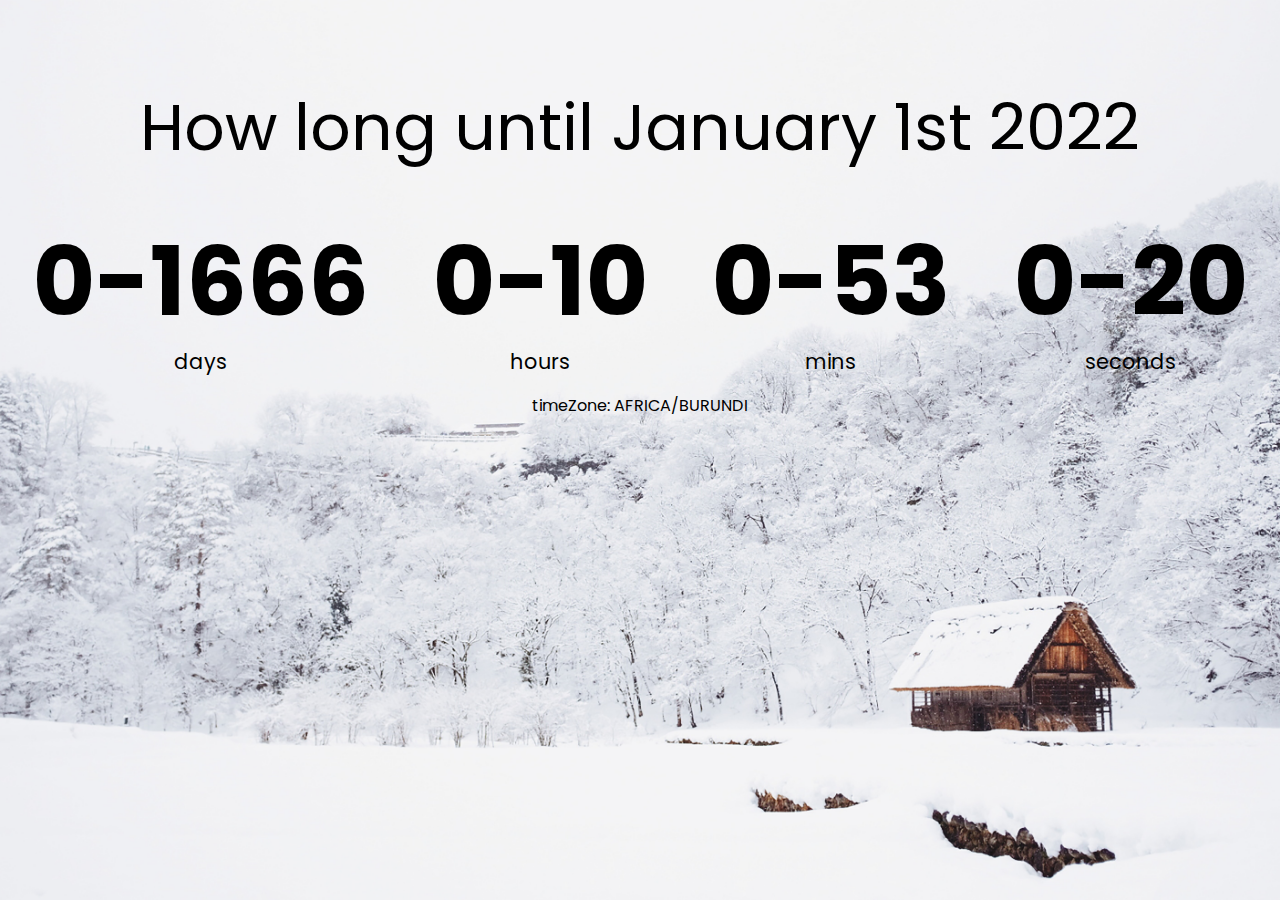
<file: countdown-timer/index.html>
<!DOCTYPE html>
<html lang="en">
  <head>
    <meta charset="UTF-8">
    <meta http-equiv="X-UA-Compatible" content="IE=edge">
    <meta name="viewport" content="width=device-width, initial-scale=1.0">
    <link rel="stylesheet" href="./style.css">
    <title>Countdown-Timer </title>
  </head>
<body>
  <h1>How long until January 1st 2022</h1>

  
  
  <div class="countdown-container">
    <div class="countdown-el days-c">
      <p class="big-text" id="days">0</p>
      <span>days</span>
    </div>
    <div class="countdown-el hours-c">
      <p class="big-text" id="hours">0</p>
      <span>hours</span>
    </div>
    <div class="countdown-el mins-c">
      <p class="big-text" id="mins">0</p>
      <span>mins</span>
    </div>
    <div class="countdown-el seconds-c">
      <p class="big-text" id="seconds">0</p>
      <span>seconds</span>
    </div>
  </div>
  
      <p>
        <span class="zone">timeZone:   AFRICA/BURUNDI</span>
      </p>
  
  
  <script src="./script.js"></script>
</body>
</html>
</file>
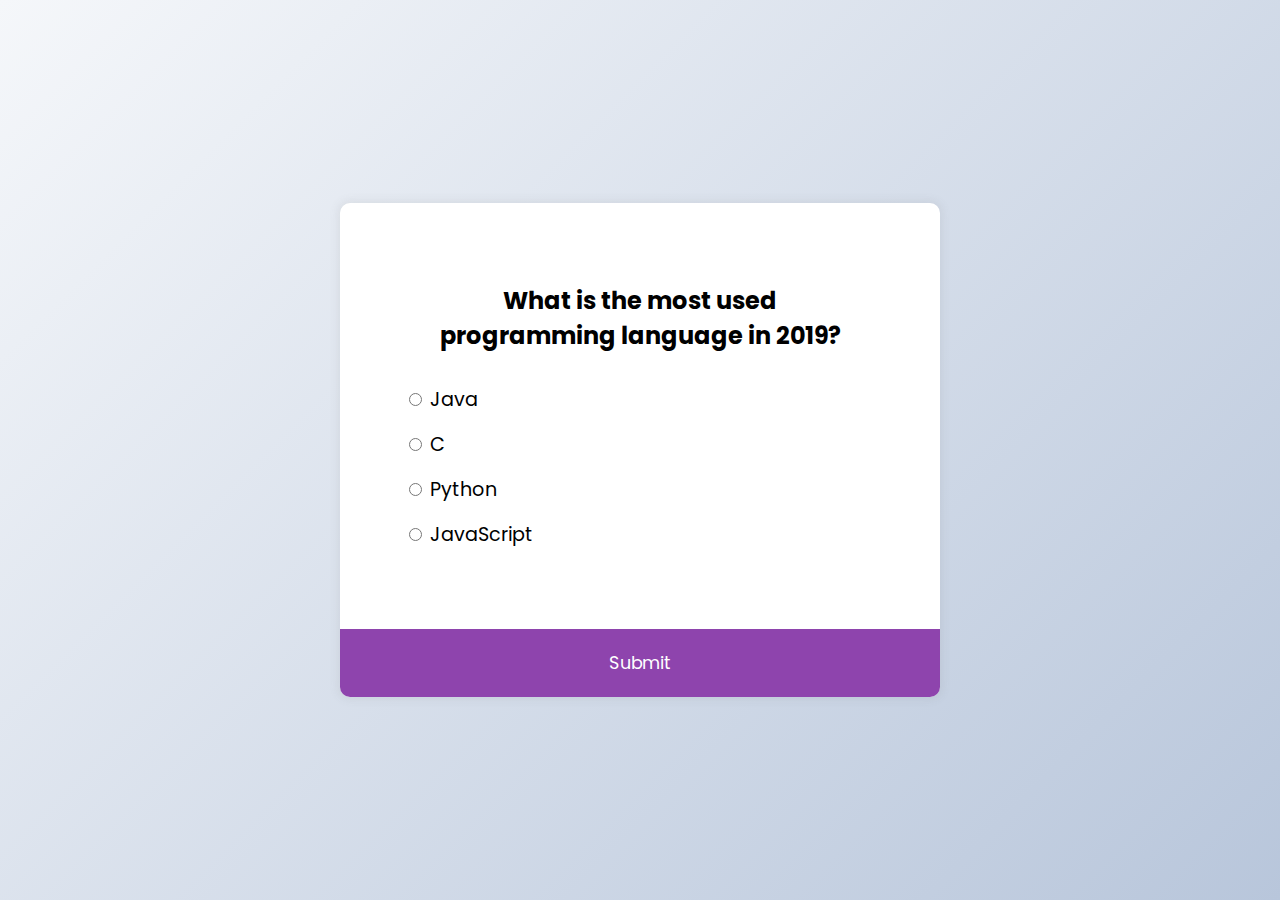
<file: quiz-app/index.html>
<!DOCTYPE html>
<html lang="en">
<head>
  <meta charset="UTF-8">
  <meta http-equiv="X-UA-Compatible" content="IE=edge">
  <meta name="viewport" content="width=device-width, initial-scale=1.0">
  <link rel="stylesheet" href="./style.css">
  <title>Quiz App</title>
</head>
<body>
  <div class="quiz-container" id="quiz">
    <div class="quiz-header">
        <h2 id="question">Question text</h2>
        <ul>
            <li>
                <input
                    type="radio"
                    id="a"
                    name="answer"
                    class="answer"
                />
                <label id="a_text" for="a">Question</label>
            </li>
            <li>
                <input
                    type="radio"
                    id="b"
                    name="answer"
                    class="answer"
                />
                <label id="b_text" for="b">Question</label>
            </li>
            <li>
                <input
                    type="radio"
                    id="c"
                    name="answer"
                    class="answer"
                />
                <label id="c_text" for="c">Question</label>
            </li>
            <li>
                <input
                    type="radio"
                    id="d"
                    name="answer"
                    class="answer"
                />
                <label id="d_text" for="d">Question</label>
            </li>
        </ul>
    </div>
    <button id="submit">Submit</button>
</div>
  <script src="./script.js" ></script>
</body>
</html>
</file>
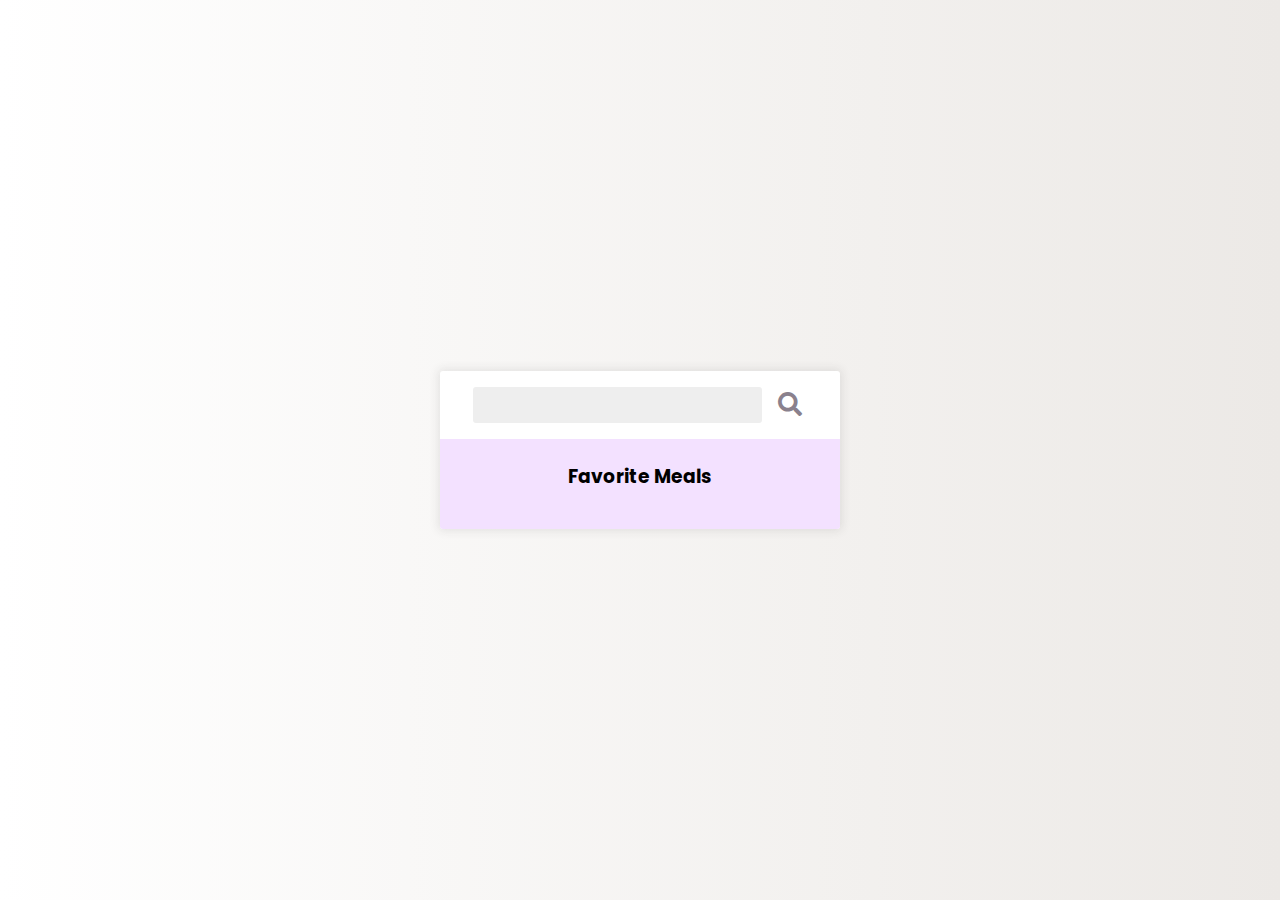
<file: recipe-app/index.html>
<!DOCTYPE html>
<html lang="en">
    <head>
        <meta charset="UTF-8" />
        <meta name="viewport" content="width=device-width, initial-scale=1.0" />
        <title>Recipes App</title>
        <link
            rel="stylesheet"
            href="https://cdnjs.cloudflare.com/ajax/libs/font-awesome/5.14.0/css/all.min.css"
        />
        <link rel="stylesheet" href="style.css" />
        <script src="script.js" defer></script>
    </head>
    <body>
        <div class="mobile-container">
            <header>
                <input type="text" id="search-term" />
                <button id="search"><i class="fas fa-search"></i></button>
            </header>
            <div class="fav-container">
                <h3>Favorite Meals</h3>
                <ul class="fav-meals" id="fav-meals"></ul>
            </div>
            <div class="meals" id="meals"></div>
        </div>

        <div class="popup-container hidden" id="meal-popup">
            <div class="popup">
                <button id="close-popup" class="close-popup">
                    <i class="fas fa-times"></i>
                </button>
                <div class="meal-info" id="meal-info"></div>
            </div>
        </div>
    </body>
</html>
</file>
<file: countdown-timer/style.css>
@import url("https://fonts.googleapis.com/css2?family=Poppins:wght@200;400;600&display=swap");

* {
    box-sizing: border-box;
}

body {
    background-image: url("./snow.jpg");
    background-size: cover;
    background-position: center center;
    display: flex;
    flex-direction: column;
    align-items: center;
    min-height: 100vh;
    font-family: "Poppins", sans-serif;
    margin: 0;
}

h1 {
    font-weight: normal;
    font-size: 4rem;
    margin-top: 5rem;
}

.countdown-container {
    display: flex;
    flex-wrap: wrap;
    justify-content: center;
}

.big-text {
    font-weight: bold;
    font-size: 6rem;
    line-height: 1;
    margin: 1rem 2rem;
}

.countdown-el {
    text-align: center;
}

.countdown-el span {
    font-size: 1.3rem;
}
</file>
<file: quiz-app/style.css>
@import url("https://fonts.googleapis.com/css2?family=Poppins:wght@200;400;600&display=swap");
* {
  box-sizing: border-box;
}

body {
  background-color: #b8c6db;
  background-image: linear-gradient(315deg, #b8c6db 0%, #f5f7fa 100%);
  display: flex;
  align-items: center;
  justify-content: center;
  font-family: "Poppins", sans-serif;
  margin: 0;
  min-height: 100vh;
}

.quiz-container {
  background-color: #fff;
  border-radius: 10px;
  box-shadow: 0 0 10px 2px rgba(100, 100, 100, 0.1);
  overflow: hidden;
  width: 600px;
  max-width: 100%;
}

.quiz-header {
  padding: 4rem;
}

h2 {
  padding: 1rem;
  text-align: center;
  margin: 0;
}

ul {
  list-style-type: none;
  padding: 0;
}

ul li {
  font-size: 1.2rem;
  margin: 1rem 0;
}

ul li label {
  cursor: pointer;
}

button {
  background-color: #8e44ad;
  border: none;
  color: white;
  cursor: pointer;
  display: block;
  font-family: inherit;
  font-size: 1.1rem;
  width: 100%;
  padding: 1.3rem;
}

button:hover {
  background-color: #732d91;
}

button:focus {
  background-color: #5e3370;
  outline: none;
}
</file>
<file: recipe-app/style.css>
@import url("https://fonts.googleapis.com/css2?family=Poppins:wght@200;400;600&display=swap");

* {
    box-sizing: border-box;
}

body {
    background: #ece9e6;
    background: -webkit-linear-gradient(to right, #ffffff, #ece9e6);
    background: linear-gradient(to right, #ffffff, #ece9e6);
    display: flex;
    align-items: center;
    justify-content: center;
    font-family: "Poppins", sans-serif;
    margin: 0;
    min-height: 100vh;
}

img {
    max-width: 100%;
}

.mobile-container {
    background-color: #fff;
    box-shadow: 0 0 10px 2px #3333331a;
    border-radius: 3px;
    overflow: hidden;
    width: 400px;
}

header {
    display: flex;
    align-items: center;
    justify-content: center;
    padding: 1rem;
}

header input {
    background-color: #eee;
    border: none;
    border-radius: 3px;
    font-family: inherit;
    padding: 0.5rem 1rem;
}

header button {
    background-color: transparent;
    border: none;
    color: rgb(138, 129, 141);
    font-size: 1.5rem;
    margin-left: 10px;
}

.fav-container {
    background-color: rgb(243, 225, 255);
    padding: 0.25rem 1rem;
    text-align: center;
}

.fav-meals {
    display: flex;
    flex-wrap: wrap;
    justify-content: center;
    list-style-type: none;
    padding: 0;
}

.fav-meals li {
    cursor: pointer;
    position: relative;
    margin: 5px;
    width: 75px;
}

.fav-meals li .clear {
    background-color: transparent;
    border: none;
    cursor: pointer;
    opacity: 0;
    position: absolute;
    top: -0.5rem;
    right: -0.5rem;
    font-size: 1.2rem;
}

.fav-meals li:hover .clear {
    opacity: 1;
}

.fav-meals li img {
    border: 2px solid #ffffff;
    border-radius: 50%;
    box-shadow: 0 0 10px 2px #3333331a;
    object-fit: cover;
    height: 70px;
    width: 70px;
}

.fav-meals li span {
    display: inline-block;
    font-size: 0.9rem;
    white-space: nowrap;
    overflow: hidden;
    text-overflow: ellipsis;
    width: 75px;
}

.meal {
    border-radius: 3px;
    box-shadow: 0 0 10px 2px #3333331a;
    cursor: pointer;
    margin: 1.5rem;
    overflow: hidden;
}

.meal-header {
    position: relative;
}

.meal-header .random {
    position: absolute;
    top: 1rem;
    background-color: #fff;
    padding: 0.25rem 1rem;
    border-top-right-radius: 3px;
    border-bottom-right-radius: 3px;
}

.meal-header img {
    object-fit: cover;
    height: 250px;
    width: 100%;
}

.meal-body {
    display: flex;
    align-items: center;
    justify-content: space-between;
    padding: 1rem;
}

.meal-body h4 {
    margin: 0;
}

.meal-body .fav-btn {
    border: none;
    background-color: transparent;
    color: rgb(197, 188, 188);
    cursor: pointer;
    font-size: 1.2rem;
}

.meal-body .fav-btn.active {
    color: rebeccapurple;
}

.popup-container {
    background-color: rgba(0, 0, 0, 0.5);
    display: flex;
    align-items: center;
    justify-content: center;
    position: fixed;
    left: 0;
    right: 0;
    top: 0;
    bottom: 0;
}

.popup-container.hidden {
    opacity: 0;
    pointer-events: none;
}

.popup {
    background-color: #fff;
    border-radius: 5px;
    padding: 0 2rem;
    position: relative;
    overflow: auto;
    max-height: 100vh;
    max-width: 600px;
    width: 100%;
}

.popup .close-popup {
    background-color: transparent;
    border: none;
    cursor: pointer;
    font-size: 1.5rem;
    position: absolute;
    top: 1rem;
    right: 1rem;
}

.meal-info h1 {
    text-align: center;
}
</file>
